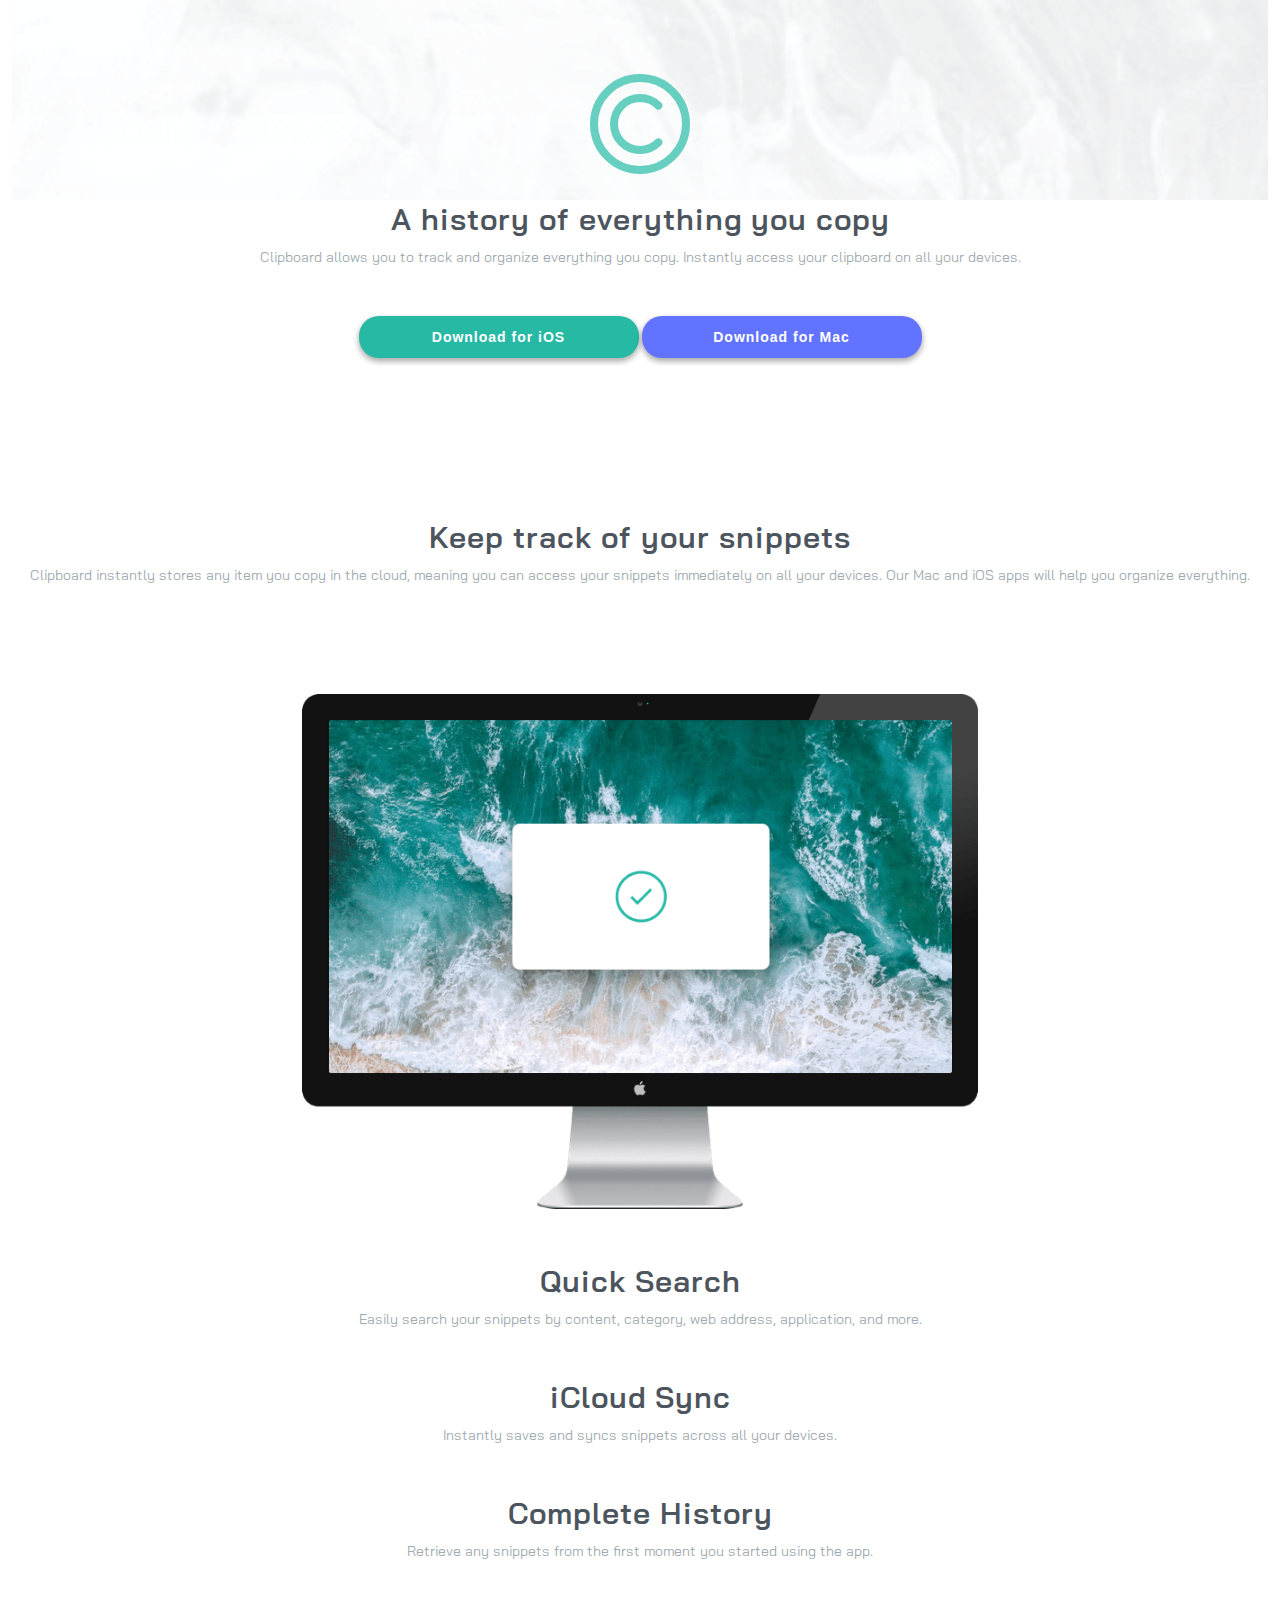
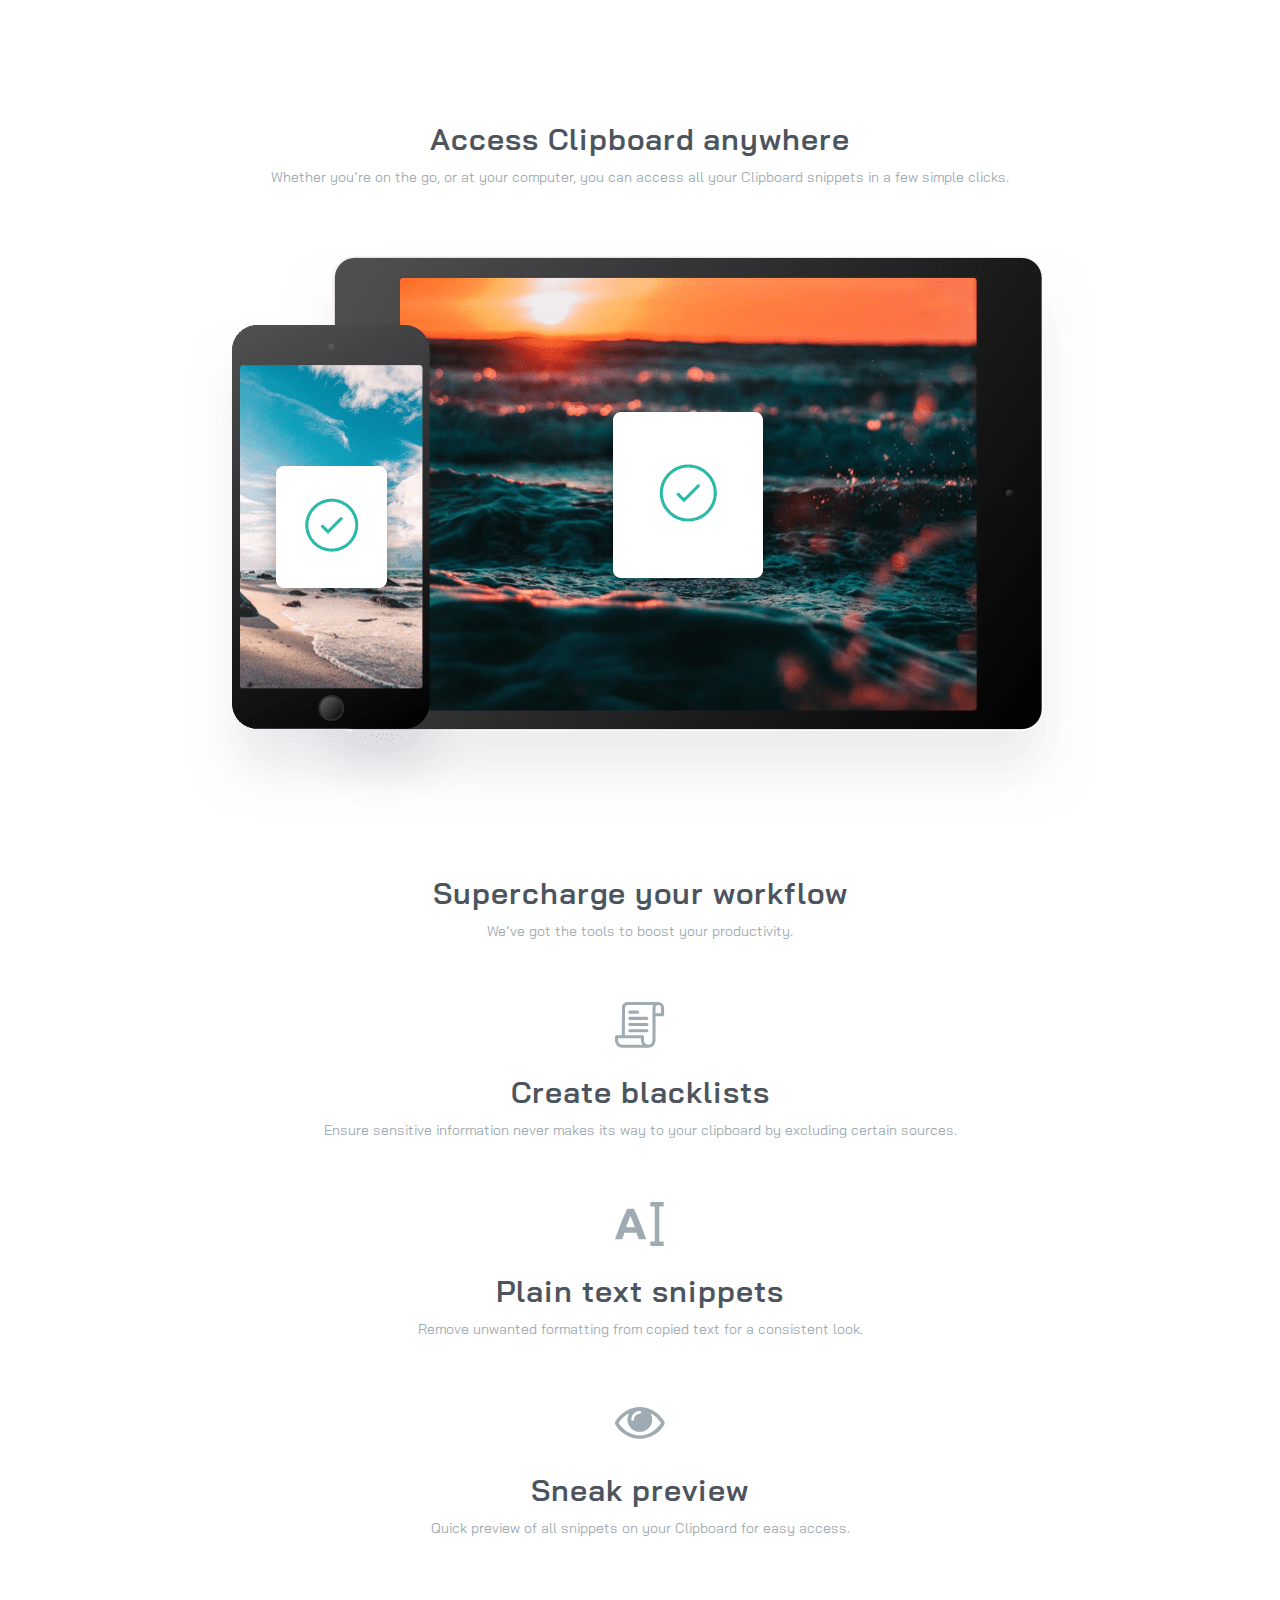
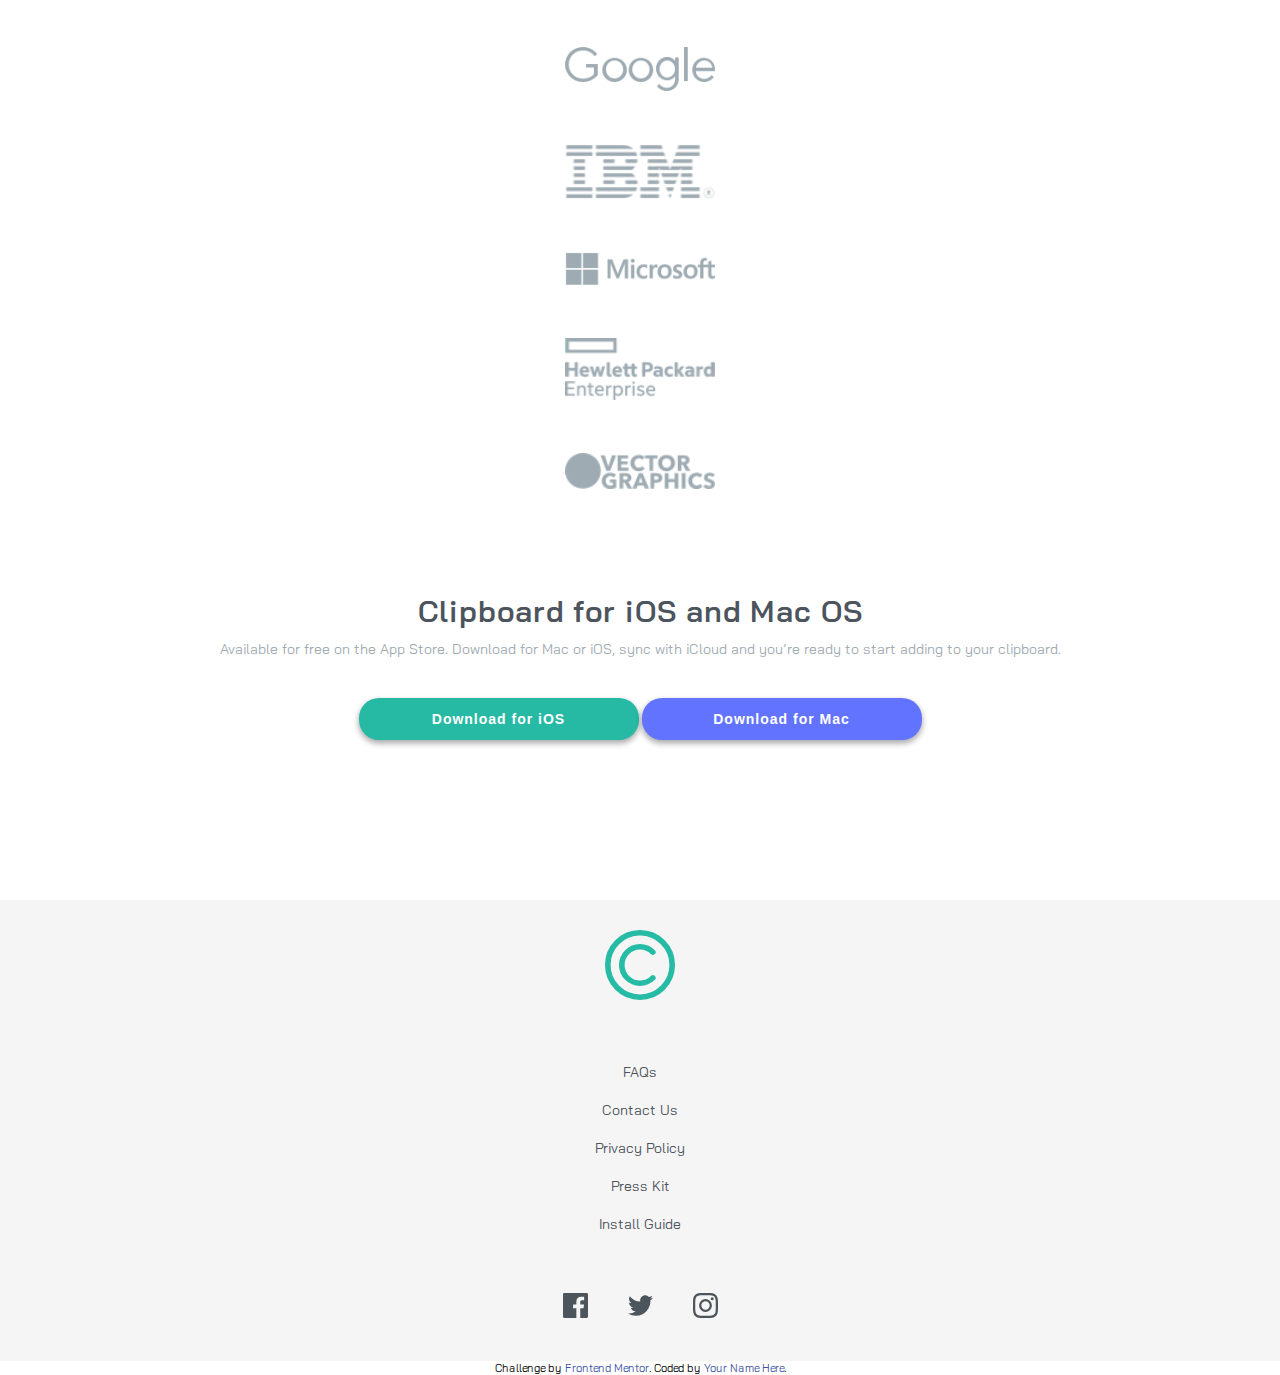
<file: clipboard-landing-page-master/index.html>
<!DOCTYPE html>
<html lang="en">
<head>
  <meta charset="UTF-8">
  <meta name="viewport" content="width=device-width, initial-scale=1.0"> <!-- displays site properly based on user's device -->

  <link rel="icon" type="image/png" sizes="32x32" href="./images/favicon-32x32.png">
  <link rel="stylesheet" href="style.css">
  <title>Frontend Mentor | Clipboard landing page</title>

  <!-- Feel free to remove these styles or customise in your own stylesheet 👍 -->
  <style>
    .attribution { font-size: 11px; text-align: center; }
    .attribution a { color: hsl(228, 45%, 44%); }
  </style>
</head>
<body>
  <!--Header Section-->
  <section class="container header">
    <header id="header">
      <div class="logo-img">
        <div class="img-box">
          <a href="#"><img src="./images/logo.svg" alt="company logo image"></a>
        </div>
      </div>
      <div class="header-info">
        <h1 class="title">A history of everything you copy</h1>
        <p class="info">Clipboard allows you to track and organize everything you 
          copy. Instantly access your clipboard on all your devices.</p>
      </div>
      <div class="download-buttons">
        <a href="#"><button type="button" id="button" class="down-btn">Download for iOS</button></a>
        <a href="#"><button type="button" class="down-btn ios">Download for Mac</button></a>
      </div>
      <div class="header-snippets">
        <h1 class="title">Keep track of your snippets</h1>
        <p class="info">Clipboard instantly stores any item you copy in the cloud, 
          meaning you can access your snippets immediately on all your 
          devices. Our Mac and iOS apps will help you organize everything.</p>
      </div>
    </header>
  </section>
  <!--Header Section-->
  <!--Hero Section-->
  <section class="hero container">
    <main class="hero">
      <div class="hero-box">
        <div class="top-img">
          <img src="./images/image-computer.png" alt="computer image" class="head-img">
        </div>
        <div class="attr-list">
          <div class="attribute">
            <h1 class="title">Quick Search</h1>
            <p class="info">Easily search your snippets by content, category, web address, application, and more.</p>
          </div>

          <div class="attribute">
            <h1 class="title">iCloud Sync</h1>
            <p class="info">Instantly saves and syncs snippets across all your devices.</p>
          </div>

          <div class="attribute">
            <h1 class="title">Complete History</h1>
            <p class="info">Retrieve any snippets from the first moment you started using the app.</p>
          </div>
        </div>
      </div>
    </main>
  </section>
  <!--Hero Section-->
  <!--Benefit Section-->
  <section class="benefit container">
    <main class="benefit">
      <div class="top-benefit">
        <div class="benefit-header">
          <h1 class="title">Access Clipboard anywhere</h1>
          <p class="info">Whether you’re on the go, or at your computer, you can access all your Clipboard 
            snippets in a few simple clicks.</p>
        </div>
        <div class="benefit-img">
          <img src="./images/image-devices.png" alt="device image">
        </div>
      </div>
      <div class="benefit-bottom">
        <div class="bottom-header">
          <h1 class="title">Supercharge your workflow</h1>
          <p class="info">We’ve got the tools to boost your productivity.</p>
        </div>
        <div class="benefit-list">
          <div class="benefit-item">
          <img src="./images/icon-blacklist.svg" alt="black list image" class="item-img">
          <h1 class="title">Create blacklists</h1>
          <p class="info">Ensure sensitive information never makes its way to your clipboard by excluding certain sources.</p>
          </div>
          <div class="benefit-item">
            <img src="./images/icon-text.svg" alt="a text image" class="item-img">
            <h1 class="title">Plain text snippets</h1>
            <p class="info">Remove unwanted formatting from copied text for a consistent look.</p>
            </div>
            <div class="benefit-item">
              <img src="./images/icon-preview.svg" alt="an eye image" class="item-img">
              <h1 class="title">Sneak preview</h1>
              <p class="info">Quick preview of all snippets on your Clipboard for easy access.</p>
              </div>
        </div>
        <div class="companies-logo">
          <div class="logo-item">
            <img src="./images/logo-google.png" alt="" class="logo">
          </div>
          <div class="logo-item">
            <img src="./images/logo-ibm.png" alt="" class="logo">
          </div>
          <div class="logo-item">
            <img src="./images/logo-microsoft.png" alt="" class="logo">
          </div>
          <div class="logo-item">
            <img src="./images/logo-hp.png" alt="" class="logo">
          </div>
          <div class="logo-item">
            <img src="./images/logo-vector-graphics.png" alt="" class="logo">
          </div>
        </div>
      </div>
      <div class="hero-final">
        <div class="final-info">
          <h1 class="title">Clipboard for iOS and Mac OS</h1>
          <p class="info">Available for free on the App Store. Download for Mac or iOS, sync with iCloud 
            and you’re ready to start adding to your clipboard.</p>
        </div>
        <div class="final-btn">
          <button type="button" class="down-btn">Download for iOS</button>
          <button type="button" class="down-btn ios">Download for Mac</button>
        </div>
      </div>
    </main>
  </section>
  <!--Benefit Section-->
  <!--Footer Section-->
  <section class="footer container">
    <footer>
        <div class="footer-box">
          <div class="footer-logo">
            <a href="#"><img src="./images/logo.svg" alt="logo image" class="footer-img"></a>
          </div>
          <div class="footer-list">
            <div class="col">
              <p class="info"><a href="#"> FAQs</a></p>
              <p class="info"><a href="#">Contact Us</a></p>
            </div>
            <div class="col">
              <p class="info"><a href="#">Privacy Policy</a></p>
              <p class="info"><a href="#">Press Kit</a></p>
            </div>
            <div class="col">
              <p class="info"><a href="#">Install Guide</a></p>
            </div>
          </div>
          <div class="footer-socials">
            <a href=""><img src="./images/icon-facebook.svg" alt="facebook icon" class="f-icon"></a>
            <a href=""><img src="./images/icon-twitter.svg" alt="twitter icon" class="f-icon twitter"></a>
            <a href=""><img src="./images/icon-instagram.svg" alt="" class="f-icon"></a>
          </div>
      </div>
    </footer>
  </section>
  <!--Footer Section-->

  
  
  
  
  
  
  <footer>
    <p class="attribution">
      Challenge by <a href="https://www.frontendmentor.io?ref=challenge" target="_blank">Frontend Mentor</a>. 
      Coded by <a href="#">Your Name Here</a>.
    </p>
  </footer>
</body>
</html>
</file>
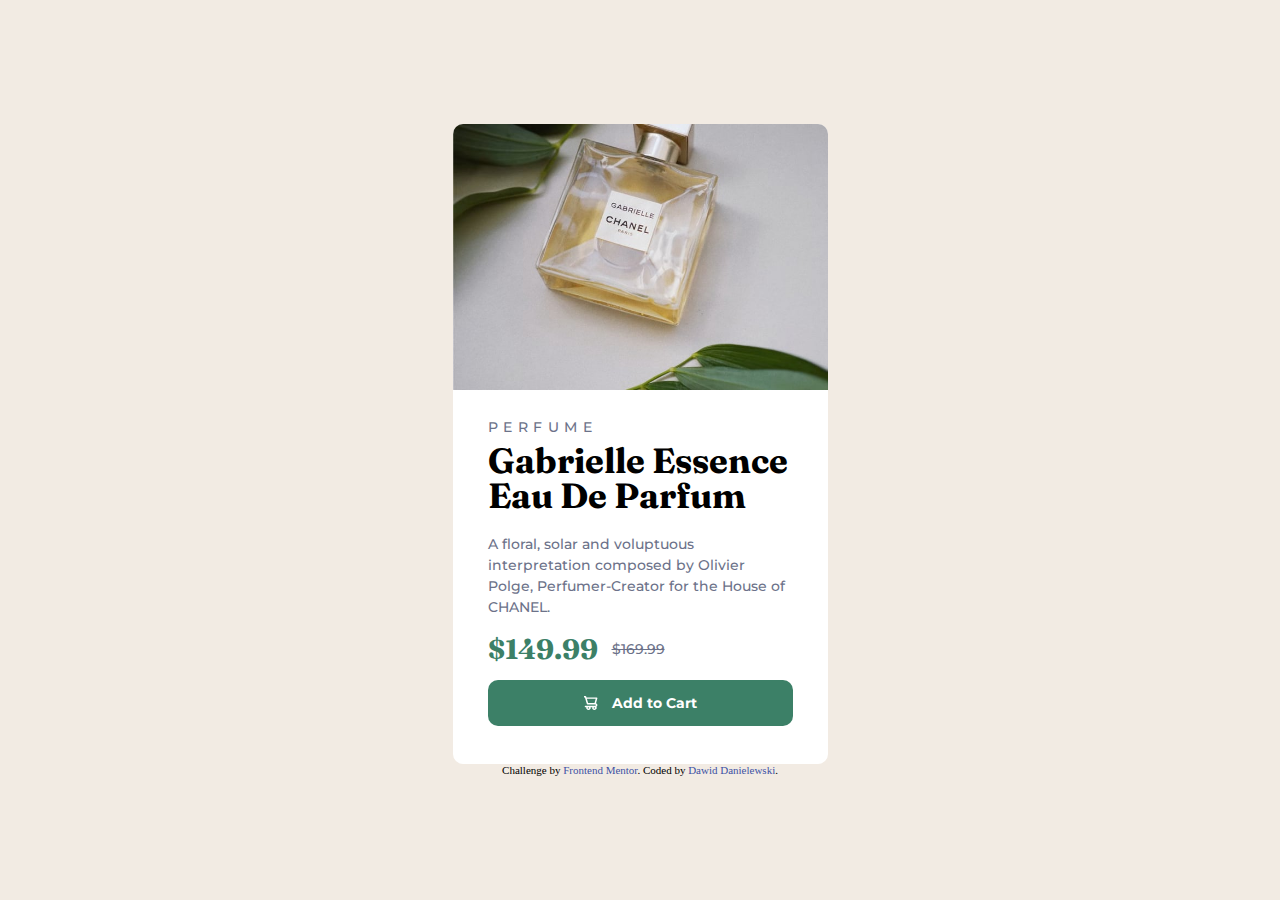
<file: product-preview-card-component-main/index.html>
<!DOCTYPE html>
<html lang="en">
<head>
  <meta charset="UTF-8">
  <meta name="viewport" content="width=device-width, initial-scale=1.0"> <!-- displays site properly based on user's device -->

  <link rel="icon" type="image/png" sizes="32x32" href="./images/favicon-32x32.png">
  <link rel="stylesheet" href="style.css">
  <title>Frontend Mentor | Product preview card component</title>

</head>
<body>
  <main>
    <section class="product-card container">
      <div class="preview-card">
        <div class="card-top">
          <picture class="card-img">
            <source media="(min-width:1440px)" srcset="./images/image-product-desktop.jpg">
            <source media="(min-width:300px)" srcset="./images/image-product-mobile.jpg">
            <img src="./images/image-product-mobile.jpg" alt="head image" class="card-img">
          </picture>
        </div>
        <div class="card-bottom">
          <h2 class="title">Perfume</h2>
          <h1 class="header">Gabrielle Essence Eau De Parfum</h1>
          <p class="info">A floral, solar and voluptuous interpretation composed by Olivier Polge, 
            Perfumer-Creator for the House of CHANEL.</p>
          <div class="price-box">
            <span class="first-price">$149.99</span>
            <span class="second-price"><del>$169.99</del></span>
          </div>
          <div class="cart-btn">
            <button type="button" class="add-to-cart-btn"><img src="./images/icon-cart.svg" alt="cart"><p>Add to Cart</p></button>
          </div>
        </div>
      </div>  
      <div class="attribution">
        Challenge by <a href="https://www.frontendmentor.io?ref=challenge" target="_blank">Frontend Mentor</a>. 
        Coded by <a href="#">Dawid Danielewski</a>.
      </div>    
    </section>    
  </main>
</body>
</html>
</file>
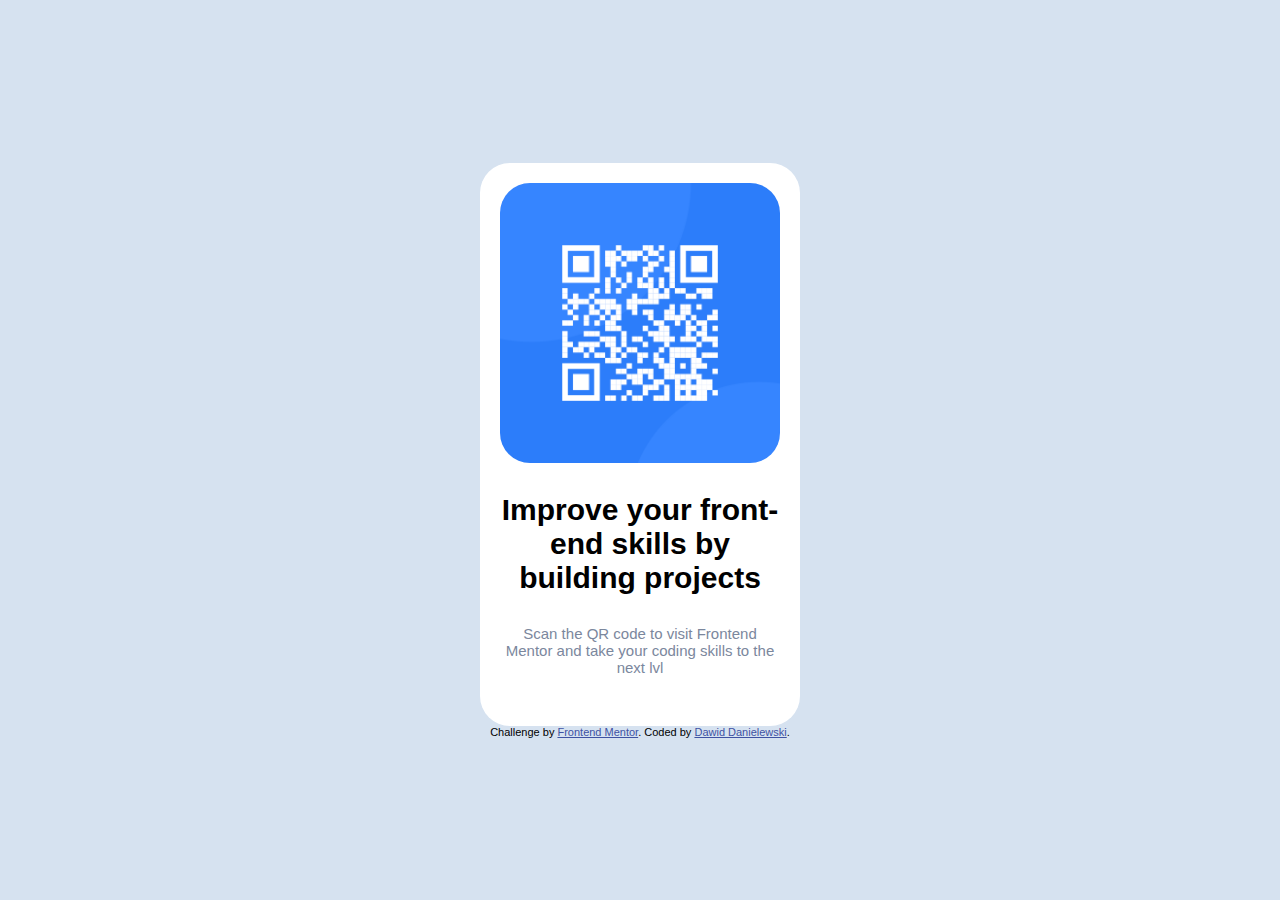
<file: qr-code-component-main/index.html>
<!DOCTYPE html>
<html lang="en">
<head>
  <meta charset="UTF-8">
  <meta name="viewport" content="width=device-width, initial-scale=1.0"> <!-- displays site properly based on user's device -->
  <!--CSS Path-->
  <link rel="stylesheet" href="./style.css">
  <!--Favicon Path-->
  <link rel="icon" type="image/png" sizes="32x32" href="./images/favicon-32x32.png">
  <!--Title-->
  <title>Frontend Mentor | QR code component</title>

</head>

<body>
  <main>
    <section id="hero" class="hero container">
      <div class="content-box">
          <img src="./images/image-qr-code.png" alt="qr code Scan image">
          <h1 class="header">Improve your front-end skills by building projects</h1>
          <p class="paragraph">Scan the QR code to visit Frontend Mentor and take your coding
            skills to the next lvl</p>
      </div>
      <div class="attribution">
        Challenge by <a href="https://www.frontendmentor.io?ref=challenge" target="_blank">Frontend Mentor</a>. 
        Coded by <a href="#">Dawid Danielewski</a>.
      </div>
  </section>
</main>
</body>
</html>
</file>
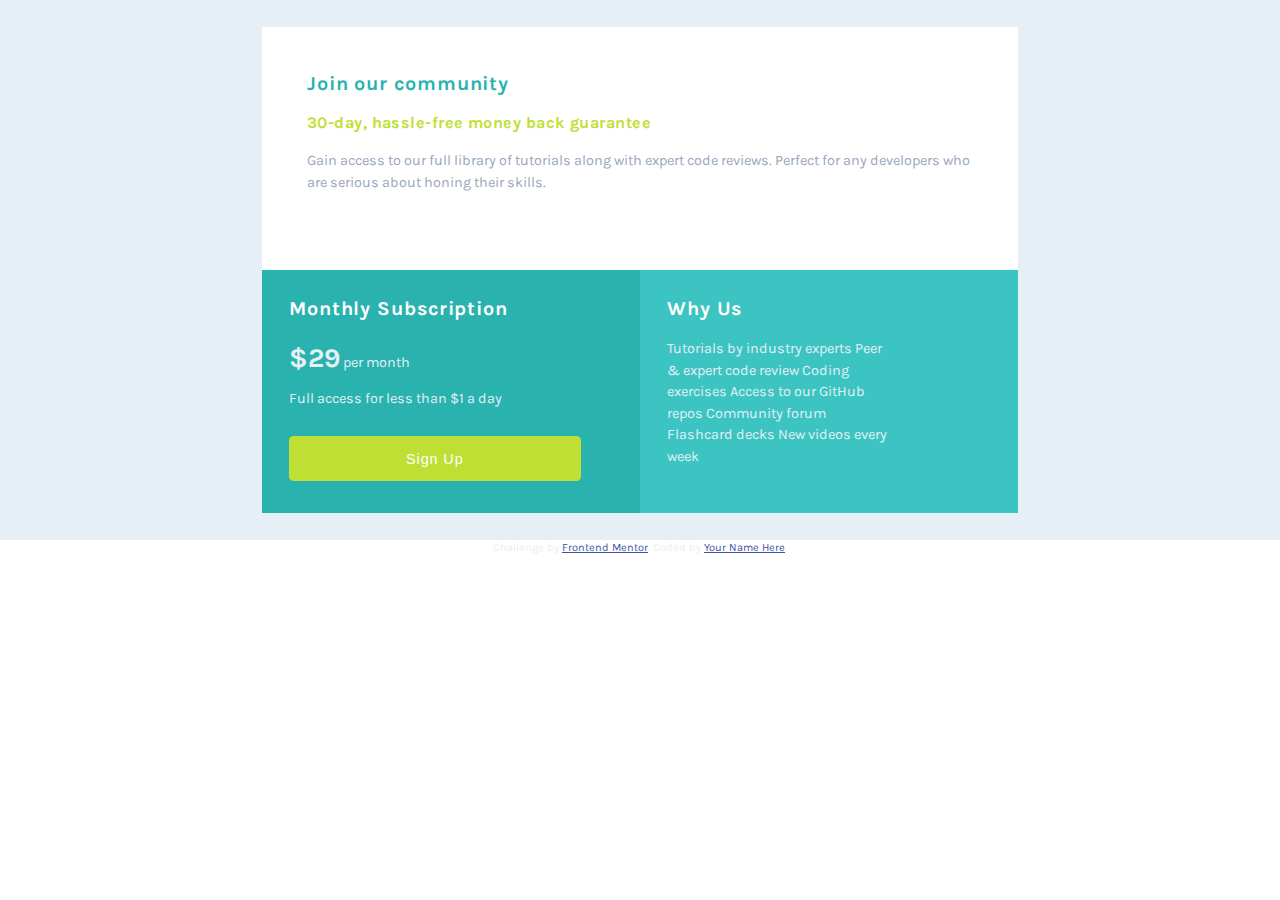
<file: single-price-grid-component-master/index.html>
<!DOCTYPE html>
<html lang="en">
<head>
  <meta charset="UTF-8">
  <meta name="viewport" content="width=device-width, initial-scale=1.0"> <!-- displays site properly based on user's device -->
  <link rel="stylesheet" href="main.css">
  <link rel="icon" type="image/png" sizes="32x32" href="./images/favicon-32x32.png">
  
  <title>Frontend Mentor | Single Price Grid Component</title>

  <!-- Feel free to remove these styles or customise in your own stylesheet 👍 -->
  <style>
    .attribution { font-size: 11px; text-align: center; }
    .attribution a { color: hsl(228, 45%, 44%); }
  </style>
</head>
<body>

  <section class="hero container">
    <div class="grid-box">
      <div class="grid-element item-1">
        <h1 class="title"> Join our community </h1>

        <h2 class="grid-header"> 30-day, hassle-free money back guarantee </h2>
      
        <p class="info">Gain access to our full library of tutorials along with expert code reviews. 
        Perfect for any developers who are serious about honing their skills.</p>
      </div>
      <div class="grid-element item-2">
        <h1 class="title">Monthly Subscription</h1>

        <p class="info"><span class="dollar">$29</span> per month</p>
      
        <p class="info"> Full access for less than &dollar;1 a day</p>
      
        <button class="grid-btn" type="button"><h1 class="grid-header">Sign Up</h1></button> 
      </div>
      <div class="grid-element  item-3">
        <h1 class="title"> Why Us </h1>

        <p class="info"> Tutorials by industry experts
        Peer &amp; expert code review
        Coding exercises
        Access to our GitHub repos
        Community forum
        Flashcard decks
        New videos every week </p>
      </div>
    </div>
  </section>
  <footer>
    <p class="attribution">
      Challenge by <a href="https://www.frontendmentor.io?ref=challenge" target="_blank">Frontend Mentor</a>. 
      Coded by <a href="#">Your Name Here</a>.
    </p>
  </footer>
</body>
</html>
</file>
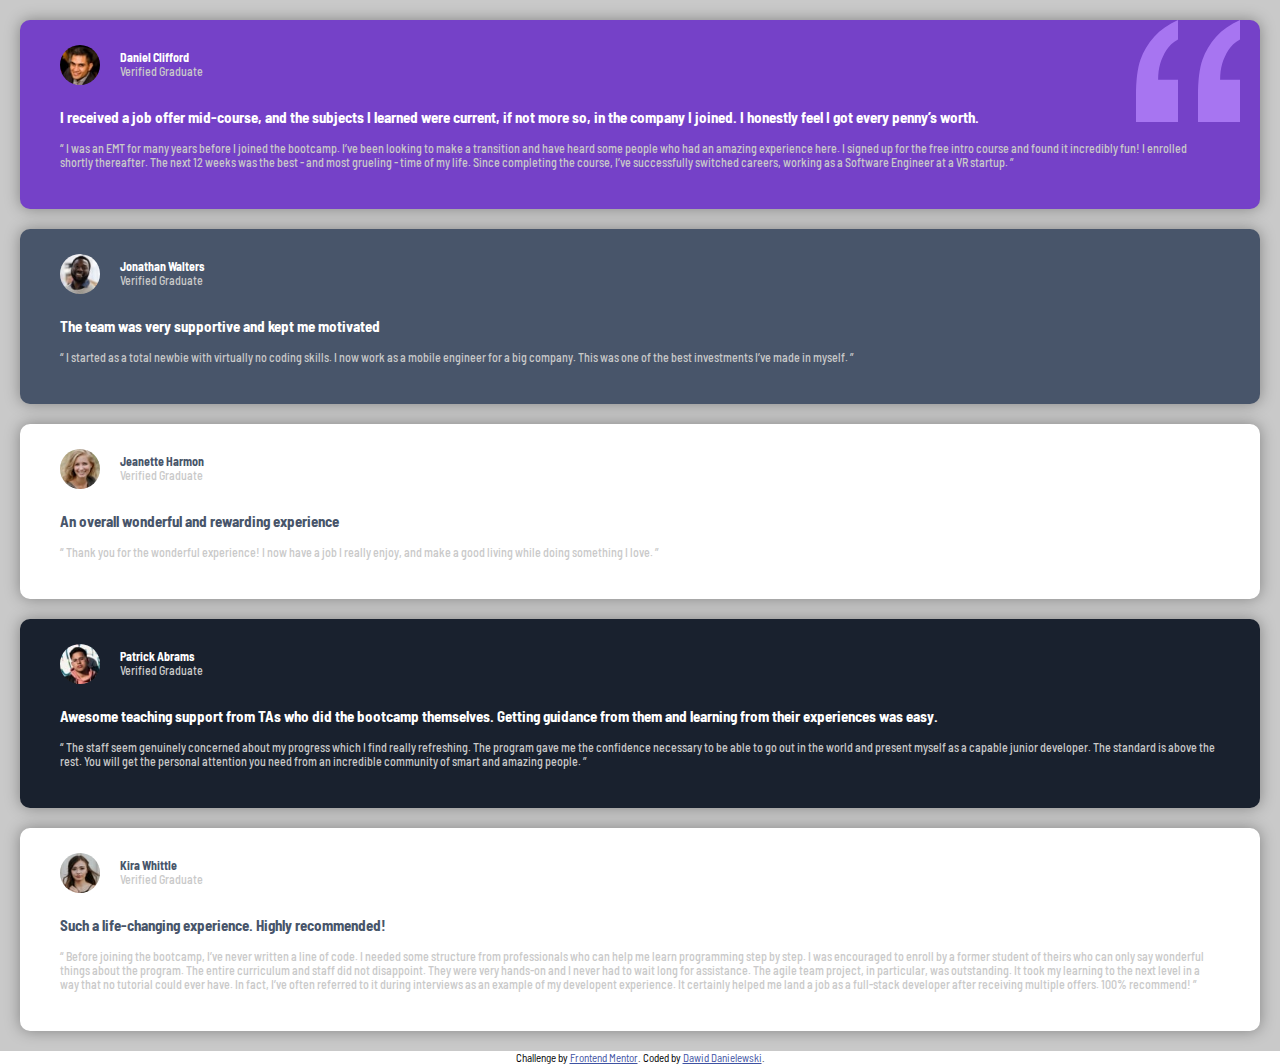
<file: testimonials-grid-section-main/index.html>
<!DOCTYPE html>
<html lang="en">
<head>
  <meta charset="UTF-8">
  <meta name="viewport" content="width=device-width, initial-scale=1.0"> <!-- displays site properly based on user's device -->
  <link rel="stylesheet" href="main.css">
  <link rel="icon" type="image/png" sizes="32x32" href="./images/favicon-32x32.png">
  
  <title>Frontend Mentor | Dawid Danielewski</title>

  <!-- Feel free to remove these styles or customise in your own stylesheet 👍 -->
  <style>
    .attribution { font-size: 11px; text-align: center; }
    .attribution a { color: hsl(228, 45%, 44%); }
  </style>
</head>
<body>

  <main class="container hero">
    <div class="grid-box">
      <article class="grid-item item-1">
        <div class="item-box">
          <div class="top-card">
            
            <img src="./images/image-daniel.jpg" alt="Daniel Clifford portrait picture">
            <div class="header">
              <h2 class="full-name">Daniel Clifford</h2>
              <p class="verify">Verified Graduate</p>
            </div>
          </div>
          <div class="mid-card">
            <h1 class="title">I received a job offer mid-course, and the subjects I learned were current, if not more so, 
              in the company I joined. I honestly feel I got every penny’s worth.</h1>
            <p class="description"> 
              “ I was an EMT for many years before I joined the bootcamp. I’ve been looking to make a 
              transition and have heard some people who had an amazing experience here. I signed up 
              for the free intro course and found it incredibly fun! I enrolled shortly thereafter. 
              The next 12 weeks was the best - and most grueling - time of my life. Since completing 
              the course, I’ve successfully switched careers, working as a Software Engineer at a VR startup. ”</p>
          </div>
        </div>
      </article>

      <article class="grid-item item-2">
        <div class="item-box">
          <div class="top-card">
            <img src="./images/image-jonathan.jpg" alt="Jonathan Walters portrait picture">
            <div class="header">
              <h2 class="full-name">Jonathan Walters</h2>
              <p class="verify">Verified Graduate</p>
            </div>
          </div>
          <div class="mid-card">
            <h1 class="title">The team was very supportive and kept me motivated</h1>
            <p class="description">“ I started as a total newbie with virtually no coding skills. I now work as a mobile engineer 
              for a big company. This was one of the best investments I’ve made in myself. ”</p>
          </div>
        </div>
      </article>

      <article class="grid-item item-3">
        <div class="item-box">
          <div class="top-card">
            <img src="./images/image-jeanette.jpg" alt="Jeanette Harmon portrait picture">
            <div class="header">
              <h2 class="full-name">Jeanette Harmon</h2>
              <p class="verify">Verified Graduate</p>
            </div>
          </div>
          <div class="mid-card">
            <h1 class="title">An overall wonderful and rewarding experience</h1>
            <p class="description">“ Thank you for the wonderful experience! I now have a job I really enjoy, and make a good living 
              while doing something I love. ”</p>
          </div>
        </div>
      </article>

      <article class="grid-item item-4">
        <div class="item-box">
          <div class="top-card">
            <img src="./images/image-patrick.jpg" alt="Patrick Abrams portrait picture">
            <div class="header">
              <h2 class="full-name">Patrick Abrams</h2>
              <p class="verify">Verified Graduate</p>
            </div>
          </div>
          <div class="mid-card">
            <h1 class="title">Awesome teaching support from TAs who did the bootcamp themselves. Getting guidance from them and 
                learning from their experiences was easy.</h1>
            <p class="description">“ The staff seem genuinely concerned about my progress which I find really refreshing. The program 
              gave me the confidence necessary to be able to go out in the world and present myself as a capable 
              junior developer. The standard is above the rest. You will get the personal attention you need from 
              an incredible community of smart and amazing people. ”</p>
          </div>
        </div>
      </article>

      <article class="grid-item item-5">
        <div class="item-box">
          <div class="top-card">
            <img src="./images/image-kira.jpg" alt="Kira Whittle portrait picture">
            <div class="header">
              <h2 class="full-name">Kira Whittle</h2>
              <p class="verify">Verified Graduate</p>
            </div>
          </div>
          <div class="mid-card">
            <h1 class="title">Such a life-changing experience. Highly recommended!</h1>
            <p class="description">
              “ Before joining the bootcamp, I’ve never written a line of code. I needed some structure from 
              professionals who can help me learn programming step by step. I was encouraged to enroll by a former 
              student of theirs who can only say wonderful things about the program. The entire curriculum and staff 
              did not disappoint. They were very hands-on and I never had to wait long for assistance. The agile team 
              project, in particular, was outstanding. It took my learning to the next level in a way that no tutorial 
              could ever have. In fact, I’ve often referred to it during interviews as an example of my developent 
              experience. It certainly helped me land a job as a full-stack developer after receiving multiple offers. 
              100% recommend! ”</p>
          </div>
        </div>
      </article>
    </div>
  </main>
 

  

  

  

  
  
  <div class="attribution">
    Challenge by <a href="https://www.frontendmentor.io?ref=challenge" target="_blank">Frontend Mentor</a>. 
    Coded by <a href="#">Dawid Danielewski</a>.
  </div>
</body>
</html>
</file>
<file: clipboard-landing-page-master/style.css>
@import url('https://fonts.googleapis.com/css2?family=Bai+Jamjuree:wght@400;600&display=swap');

*,
*::after,
*::before {
    box-sizing: border-box;
    margin: 0;
    padding: 0;

    --primary-cyan: hsl(171, 66%, 44%);
    --primary-light-blue: hsl(233, 100%, 69%);
    --neutral-dark-gray-blue: hsl(210, 10%, 33%);
    --neutral-gray-blue: hsl(201, 11%, 66%);
}

html {
    font-size: 10px;
    font-family: 'Bai Jamjuree', sans-serif;
    font-weight: 400;
}

img {
    width: 100%;
    height: 100%;
    object-fit: contain;
}

a {
    color: var(--neutral-dark-gray-blue);
    text-decoration: none;
    cursor: pointer;
}

.title {
    font-size: 3rem;
    font-weight: 600;
    color: var(--neutral-dark-gray-blue);
    padding: 0 4rem;
    letter-spacing: 0.1rem;
}

.info {
    font-size: 1.4rem;
    font-weight: 400;
    color: var(--neutral-gray-blue);
    padding: 1rem 1.8rem;
}

.down-btn {
    width: 28rem;
    height: 4.2rem;
    margin: 1rem 0;
    border-radius: 2rem;
    border: none;
    box-shadow: rgba(0, 0, 0, 0.16) 0px 3px 6px, rgba(0, 0, 0, 0.23) 0px 3px 6px;
    color: #ffff;
    font-size: 1.4rem;
    font-weight: 600;
    letter-spacing: 0.1rem;
    background-color: var(--primary-cyan);
    cursor: pointer;
    transition: 0.3s ease all;
}

.down-btn:hover {
    opacity: 0.7;
}

.ios {
    background-color: var(--primary-light-blue);
}

.container {
    display: flex;
    text-align: center;
    align-items: center;
    justify-content: center;
}
/* Header Section */
.header {
    display: flex;
    height: auto;
    width: 100%;
}

.logo-img {
    display: flex;
    background: url(./images/bg-header-mobile.png) no-repeat;
    opacity: 0.7;
    background-size: cover;
    height: 20rem;
    width: 100%;
}

.img-box {
    margin: auto;
    padding-top: 5rem;
}
.logo-img img {
    width: 10rem;
    height: 10rem;
}

.header-info {
    margin-bottom: 3rem;
}

.header-snippets {
    margin: 15rem 0 10rem 0;
}
/* End Header Section */
/* Hero Section */
.hero {
    display: flex;
}

.top-img {
    margin-bottom: 5rem;
}

.head-img {
    width: 90%;
}

.attr-list:last-child {
    margin-bottom: 15rem;

}

.attribute {
    margin-bottom: 4rem;
}
/* End Hero Section */
/* Benefit Section */
.benefit-img {
    margin: 5rem 0;
}

.bottom-header {
    margin-bottom: 5rem;
}

.benefit-item {
    margin-bottom: 5rem;
}
.item-img {
    height: 5rem;
    width: 5rem;
    margin-bottom: 2rem;
}

.companies-logo {
    margin-top: 10rem;
}

.logo {
    margin-bottom: 5rem;
    width: 15rem;
    height: auto;
}

.final-info {
    margin: 5rem 0 2rem 0;
}

.final-btn {
    margin-bottom: 15rem;
}
/* Benefit Section */
/* Footer Section */

.footer {
    display: flex;
    width: auto;
    height: auto;
    padding-top: 3rem;
    background-color:rgba(236, 233, 233, 0.466);
}

.footer-img {
    width: 7rem;
    height: 7rem;
    margin-bottom: 5rem;
}

.footer-list {
    margin-bottom: 5rem;
}

.col p {
    color: #000000;
    font-weight: 400;
    
}

.col a {
    transition: 0.3s all ease;
}

.col a:hover {
    color: var(--primary-cyan);
}

.footer-socials {
    display: flex;
    flex-direction: row;
    justify-content: space-between;
    gap: 4rem;
    padding-bottom: 4rem;
}

.footer-socials a {
    transition: 0.3s all ease;
}

.footer-socials:nth-child(2) a:hover {
    color: var(--primary-light-blue);
    transition: 0.3s all ease;
    
}

.f-icon {
    height: 2.5rem;
    width: 2.5rem;
}



/* Footer Sectionnn */

/* Media Queries */
@media only screen and (min-width: 1440px) {

    .down-btn {
        margin: 1rem 1rem;
    }

    .logo-img {
        display: flex;
        background: url(./images/bg-header-mobile.png) no-repeat;
        opacity: 0.7;
        background-size: cover;
        height: 20rem;
        min-width: 1440px;
    }

    .info {
        font-size: 1.8rem;
        padding: 1rem 0rem;
        width: 50%;
        margin: 0 auto;
    }

    .hero-box {
        display: flex;
    }

    .head-img {
        width: 100%;
        height: auto;
        margin: auto;
    }

    .attribute {
        text-align: left;
    }
    
    .attribute p {
        margin: 0;
        padding: 0 4rem;
    }

    .attr-list {
        margin: 0;
        padding-left: 8rem;
    }

    .benefit-img {
        width: 60%;
        margin: 5rem auto;
    }

    .benefit-list {
        display: flex;
    }

    .benefit-item {
        width: 33%;
    }

    .companies-logo {
        display: flex;
    }

    .logo-item {
        margin: auto;
        width: 20%;
        padding: 0;
    }

    .hero-final {
        margin-top: 10rem;
    }

    .footer {
        height: 20rem;
    }

    .footer-box {
        display: flex;
        min-width: 1440px;
        height: 20rem;
        justify-content: space-evenly;
        margin: auto;
    }

    .footer-logo {
        margin: auto 0;
    }

    .footer-list {
        display: flex;
        margin: auto 0;
        text-align: left;
        justify-content: space-evenly;
    }

    .footer-list p {
        width: 100%;
        padding: 1rem 0;
    }

    .col {
        margin-right: 4rem;
        padding: 1rem 1rem;
    }

    .footer-socials {
        margin: auto 0;
    }

    
    
}
/* Media Queries */
</file>
<file: product-preview-card-component-main/style.css>
@import url('https://fonts.googleapis.com/css2?family=Montserrat:wght@500;700&display=swap');
@import url('https://fonts.googleapis.com/css2?family=Fraunces:opsz,wght@9..144,700&display=swap');

*,
*::after,
*::before{
    margin: 0;
    padding: 0;
    box-sizing: border-box;
}

html {
    font-size: 14px;
    font-family: 'montserrat' 'fraunces';
}

.container {
    display: flex;
    flex-direction: column;
    align-items: center;
    justify-content: center;
    min-height: 100vh;
    width: 100%;
    background-color: hsl(30, 38%, 92%);
}

img {
    width: 100%;
    height: 100%;
}

p {
    color: hsl(228, 12%, 48%);
    font-size: 1rem;
}

a {
    text-decoration: none;
}

.preview-card {
    max-width: 375px;
    height: 640px;
    border-radius: 10px;
    display: flex;
    flex-direction: column;
    background-color: #ffffff;
}

.card-top{
    margin-bottom: 2rem;
}

.card-img {
    border-top-left-radius:10px ;
    border-top-right-radius:10px ;
}

.card-bottom {
    padding: 0rem 2.5rem;
}

.title {
    font-size: 1rem;
    font-weight: 500;
    color: hsl(228, 12%, 48%);
    letter-spacing: 0.4rem;
    font-family: 'montserrat';
    text-transform: uppercase;
    margin-bottom: 0.5rem;
}

.header {
    font-size: 2.5rem;
    font-weight: 700;
    font-family: 'Fraunces';
    margin-bottom: 1.5rem;
    line-height: 2.5rem;
}

.info {
    font-size: 1rem;
    font-weight: 500;
    font-family: 'montserrat';
    line-height: 1.5rem;
    margin-bottom: 1rem;
}

.price-box {
    font-size: 2rem;
    font-weight: 700;
    font-family: 'fraunces';
    margin-bottom: 1rem;
    display: flex;
    align-items: center;
    justify-content: flex-start;
    gap: 1rem;
}

.first-price {
    color: hsl(158, 36%, 37%);
}

.second-price {
    font-size: 1rem;
    font-weight: 500;
    font-family: 'montserrat';
    color: hsl(228, 12%, 48%);
    
}


.add-to-cart-btn {
    display: flex;
    flex-direction: row;
    padding: 1rem 5rem;
    width: 100%;
    background-color:hsl(158, 36%, 37%);
    border: none;
    border-radius: 10px;
    text-align: center;
    align-items: center;
    justify-content: center;
    cursor: pointer;
    transition: all ease 0.3s;
}

.add-to-cart-btn:hover {
    background-color:hsl(158, 36%, 25%);
}

.add-to-cart-btn p {
    color: #ffffff;
    font-family: 'montserrat';
    font-weight: bold;
}

.add-to-cart-btn img {
    width: 1rem;
    height: 1rem;
    color: white;
    margin-right: 1rem;
}



.attribution { font-size: 11px; text-align: center; }
.attribution a { color: hsl(228, 45%, 44%);}


@media only screen and (min-width: 1440px) {
    .preview-card {
        display: flex;
        flex-direction: row;
        min-width: 640px;
        height: 450px;
    }
    
    .card-top{
        margin: 0;
        width: 50%;
    }
    
    .card-img {
        border-top-left-radius:10px;
        border-bottom-left-radius:10px;
        border-top-right-radius:0;
    }
    
    .card-bottom {
        width: 50%;
        padding: 2.4rem;
    }

    .title {
        margin-bottom: 1.5rem;
    }

    .info {
        margin-bottom: 2rem;
    }

    .price-box {
        margin-bottom: 2rem;
    }
}
</file>
<file: qr-code-component-main/style.css>
@import url(https://fonts.google.com/specimen/Outfit);

*::before,
*::after,
* {
    box-sizing: border-box;
    padding: 0;
    margin: 0;
}

.attribution { font-size: 11px; text-align: center; }
.attribution a { color: hsl(228, 45%, 44%); }

html {
    font-size: 10px;
    font-weight: 400;
    font-family: "Outfit", sans-serif;
}
.container {
    display: flex;
    flex-direction: column;
    height: auto;
    width: 100%;
    justify-content: center;
    align-items: center;
}


.hero {
    font-size: 1.5rem;
    min-height: 100vh;
    text-align: center;
    background-color: hsl(212, 45%, 89%);
}

img {
    width: 100%;
    height: 100%;
    border-radius: 3rem;
}

.content-box {
    display: flex;
    flex-direction: column;
    justify-content: center;
    align-items: center;
    background-color: hsl(0, 0%, 100%);
    border-radius: 3rem;
    max-width: 32rem; 
    padding: 2rem;
}

.header {
    margin: 3rem auto;
    font-weight: 700;
}

.paragraph {
    margin: 0 auto 3rem auto;
    color: hsl(220, 15%, 55%);
}

@media only screen and (min-width: 1440px) {
    .content-box{
        max-width: 40rem;
    }
    
}
</file>
<file: single-price-grid-component-master/main.css>
@import url("https://fonts.googleapis.com/css2?family=Bai+Jamjuree:wght@400;600&family=Karla:wght@400;700&display=swap");
*,
*::after,
*::before {
  box-sizing: border-box;
  padding: 0;
  margin: 0;
}

html {
  font-size: 9px;
  font-family: 'Karla', sans-serif;
  font-weight: 400, 700;
}

h1 {
  color: #ffffff;
  font-size: 2.2rem;
  font-weight: 700;
  letter-spacing: 0.1rem;
  margin-bottom: 2rem;
}

h2 {
  color: #ffffff;
  font-size: 1.8rem;
  font-weight: 700;
  letter-spacing: 0.05rem;
  margin-bottom: 2rem;
}

p {
  font-size: 1.6rem;
  font-weight: 400;
  color: #e5eff5;
  line-height: 1.5;
}

.container {
  display: flex;
  justify-content: center;
  align-items: center;
  text-align: center;
  background-color: #e5eff5;
}

.container .grid-box {
  display: grid;
  grid-template-columns: repeat(auto-fit, minmax(30rem, 1fr));
  padding: 3rem;
}

.container .grid-box .grid-element {
  padding: 3rem;
  text-align: left;
  height: 27rem;
}

.container .grid-box .item-1 {
  background-color: #ffffff;
}

.container .grid-box .item-1 > h1 {
  color: #2ab2af;
}

.container .grid-box .item-1 > h2 {
  color: #c0df34;
}

.container .grid-box .item-1 > p {
  color: #98a6bd;
}

.container .grid-box .item-2 {
  background-color: #2ab2af;
}

.container .grid-box .item-2 .dollar {
  font-size: 3rem;
  font-weight: 700;
}

.container .grid-box .item-2 .grid-btn:hover {
  opacity: 0.7;
}

.container .grid-box .item-2 > p {
  margin-top: 1rem;
}

.container .grid-box .item-2 > button {
  background-color: #c0df34;
  width: 90%;
  height: 5rem;
  border: none;
  margin: 3rem auto 0 auto;
  border-radius: 0.5rem;
  text-align: center;
  align-items: center;
  cursor: pointer;
  transition: all ease 0.4s;
  display: inline-block;
}

.container .grid-box .item-2 > button > h1 {
  font-size: 1.6rem;
  font-weight: 400;
  margin: 0;
}

.container .grid-box .item-3 {
  background-color: #3bc4c2;
}

.container .grid-box .item-3 > p {
  width: 70%;
}

@media only screen and (min-width: 594px) {
  .grid-box {
    display: grid;
    grid-template-columns: repeat(auto-fill, minmax(30rem, 1fr));
    max-width: 90rem;
  }
  .grid-box .grid-element {
    max-width: 90rem;
  }
  .grid-box .item-1 {
    grid-column: 1 / span 2;
  }
  .grid-box .item-1 > h1 {
    margin: 2rem;
  }
  .grid-box .item-1 > h2 {
    margin: 2rem;
  }
  .grid-box .item-1 > p {
    margin: 2rem;
  }
}
</file>
<file: testimonials-grid-section-main/main.css>
@import url("https://fonts.googleapis.com/css2?family=Barlow+Semi+Condensed:wght@500;600&display=swap");
*,
*::after,
*::before {
  box-sizing: border-box;
  padding: 0;
  margin: 0;
}

html {
  font-size: 10px;
  font-family: 'Barlow Semi Condensed', sans-serif;
  font-weight: 500, 600;
}

h2 {
  color: white;
  font-size: 1.2rem;
}

p {
  color: #c9c9c9;
  font-weight: 500;
  font-size: 1.2rem;
}

h1 {
  color: white;
  font-size: 1.5rem;
}

img {
  width: fit-content;
  height: fit-content;
}

.container {
  display: grid;
  min-height: 100vh;
  padding: 2rem;
  background-color: #c9c9c9;
  justify-content: center;
  align-items: center;
}

.hero .grid-box {
  display: grid;
  grid-gap: 2rem;
  grid-template-columns: repeat(minmax(30rem, 1fr));
  align-items: center;
  justify-content: center;
}

.hero .grid-box .item-3,
.hero .grid-box .item-5 {
  background-color: white;
}

.hero .grid-box .item-3 .title,
.hero .grid-box .item-5 .title {
  color: #48556a;
}

.hero .grid-box .item-3 .full-name,
.hero .grid-box .item-5 .full-name {
  color: #48556a;
}

.hero .grid-box .item-3 .verify,
.hero .grid-box .item-5 .verify {
  color: #c9c9c9;
}

.hero .grid-box .item-3 .description,
.hero .grid-box .item-5 .description {
  color: #c9c9c9;
}

.hero .grid-box .item-1 {
  background-color: #7541c8;
  background-image: url(./images/bg-pattern-quotation.svg);
  background-repeat: no-repeat;
  background-position: right 2rem top;
}

.hero .grid-box .item-2 {
  background-color: #48556a;
}

.hero .grid-box .item-4 {
  background-color: #19212e;
}

.hero .grid-box .grid-item {
  border-radius: 1rem;
  box-shadow: rgba(0, 0, 0, 0.35) 0px 0px 15px;
}

.hero .grid-box .grid-item .item-box {
  justify-content: center;
  align-items: center;
}

.hero .grid-box .grid-item .item-box .top-card {
  display: flex;
  padding: 2rem 2rem 0 2rem;
  margin-left: 2rem;
}

.hero .grid-box .grid-item .item-box .top-card img {
  margin-top: 0.5rem;
  border-radius: 50%;
  width: 4rem;
  height: 4rem;
}

.hero .grid-box .grid-item .item-box .top-card .header {
  padding: 1rem;
  margin-left: 1rem;
}

.hero .grid-box .grid-item .item-box .mid-card {
  padding: 2rem 4rem 4rem 4rem;
}

.hero .grid-box .grid-item .item-box .mid-card .title {
  margin-bottom: 1.5rem;
}

@media only screen and (min-width: 1440px) {
  .grid-box {
    grid-gap: none;
    grid-template-columns: repeat(auto-fit, minmax(25rem, 25rem));
    grid-template-rows: repeat(auto-fit, minmax(25rem, 1fr));
    justify-content: center;
  }
  .grid-box .grid-item {
    grid-gap: 0;
    height: 100%;
    min-height: 25rem;
  }
  .grid-box .item-1 {
    grid-column: 1 / 3;
  }
  .grid-box .item-2 {
    grid-column: 3 / 4;
  }
  .grid-box .item-3 {
    grid-column: 1 / 2;
  }
  .grid-box .item-4 {
    grid-column: 2 / 4;
  }
  .grid-box .item-5 {
    grid-column: 4 / 5;
    grid-row: 1 / 3;
    height: 100%;
  }
}
</file>
